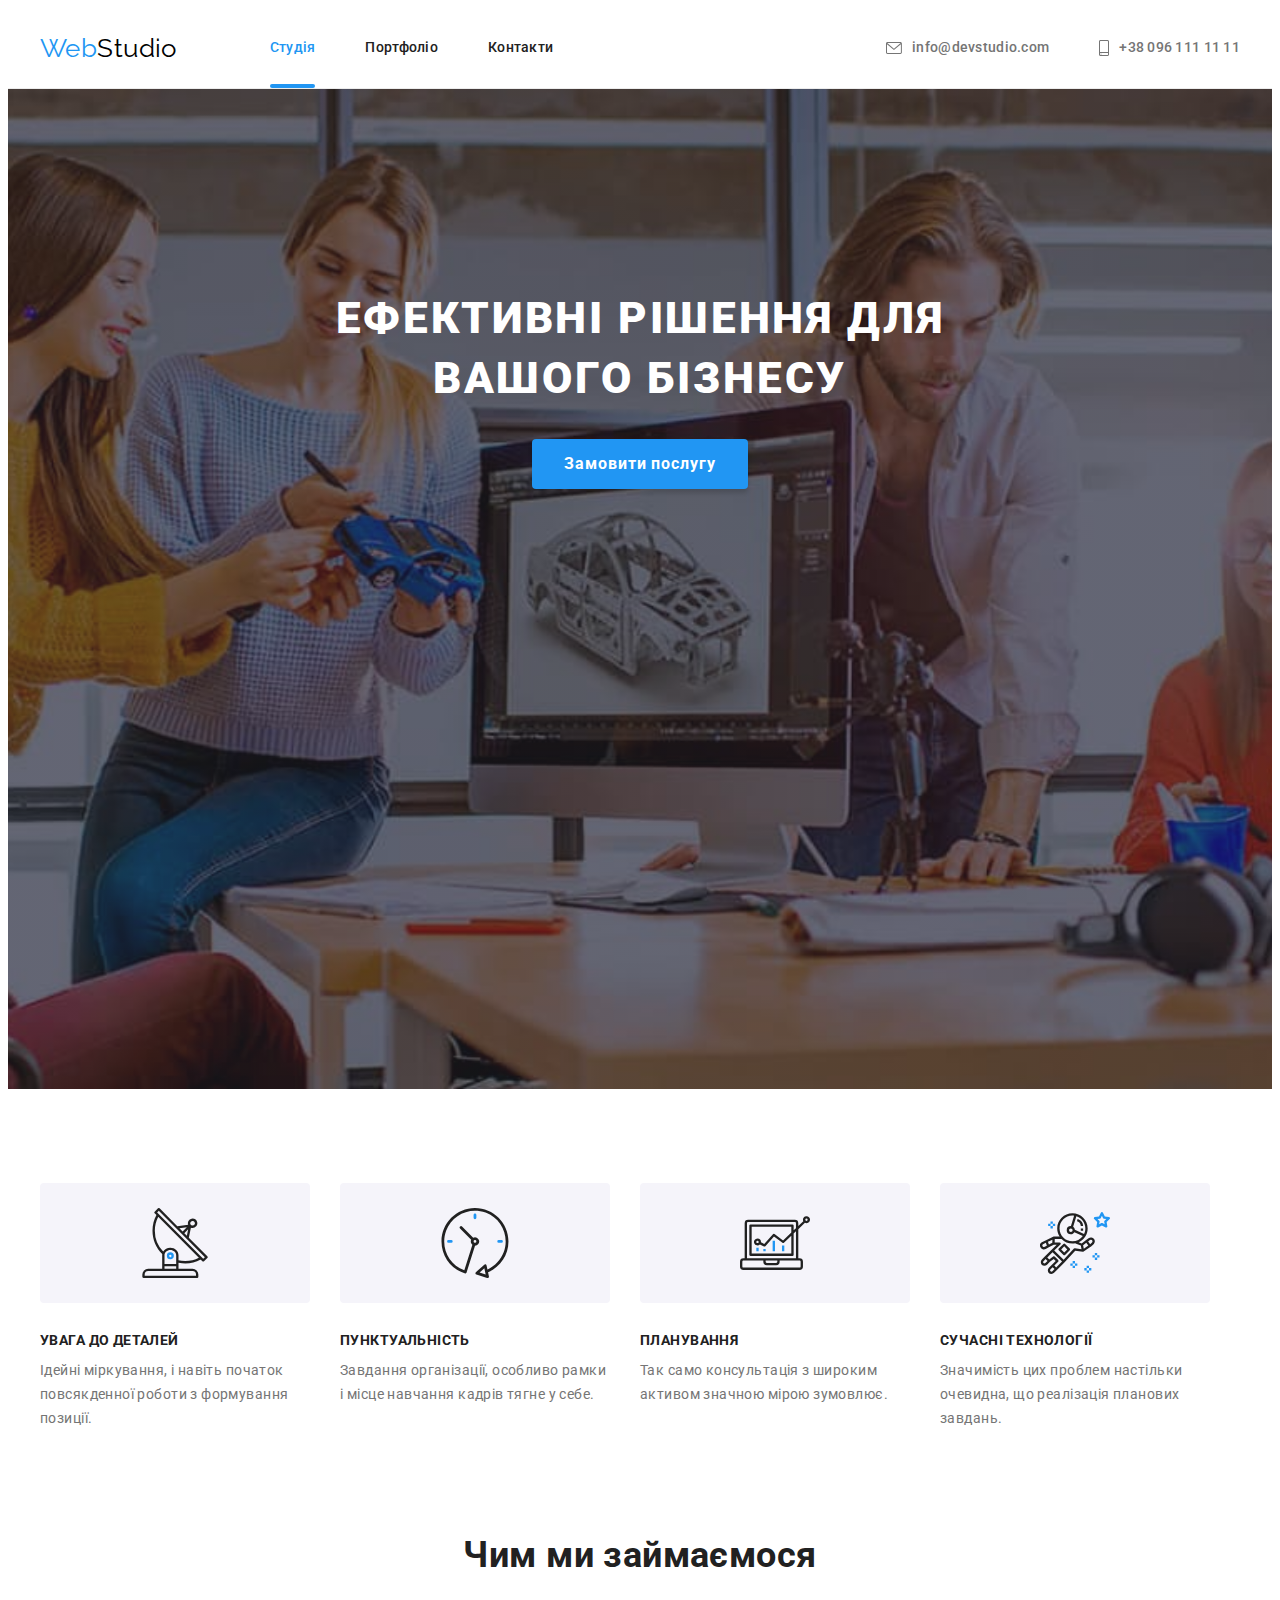
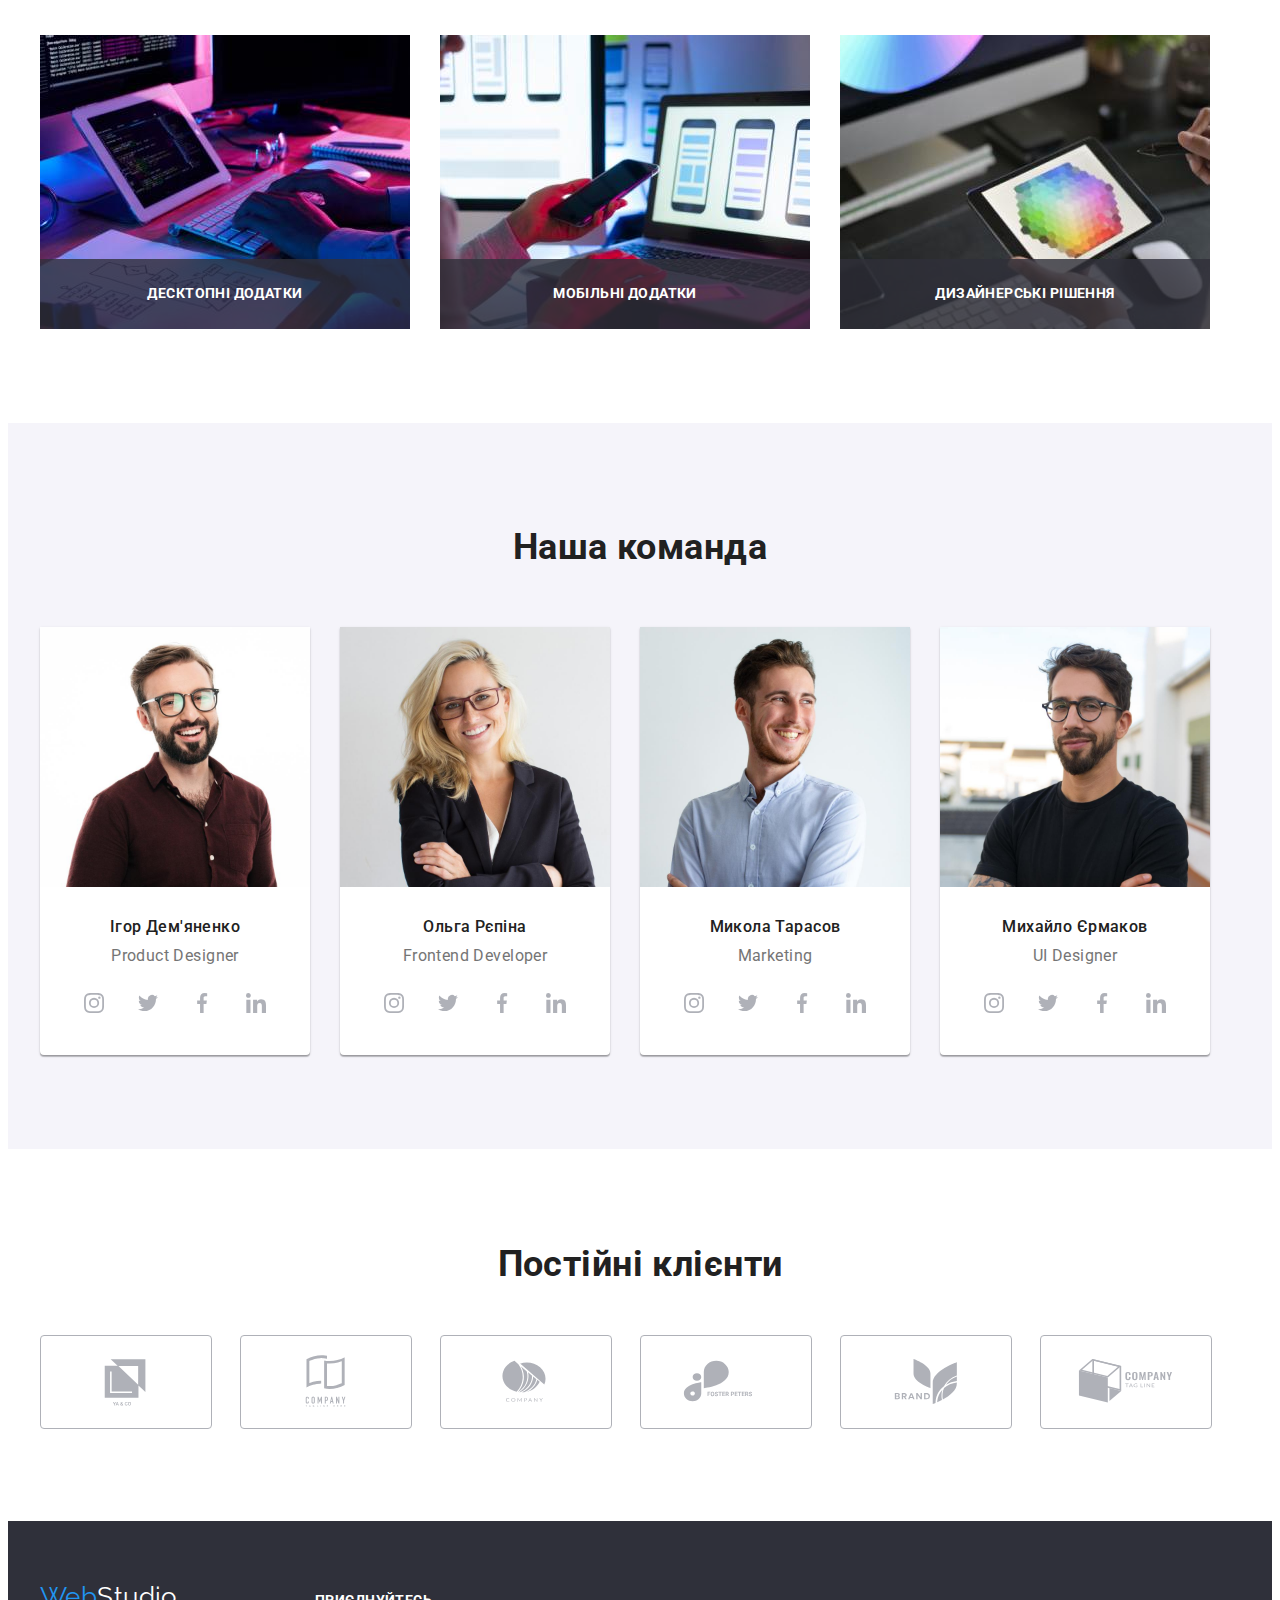
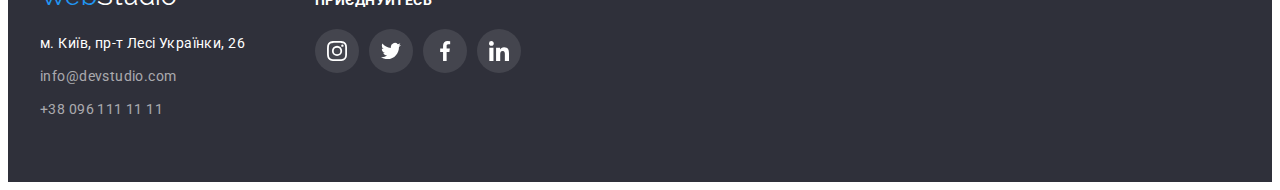
<file: index.html>
<!DOCTYPE html>
<html lang="uk">
  <head>
    <meta charset="UTF-8" />
    <meta http-equiv="X-UA-Compatible" content="IE=edge" />
    <meta name="viewport" content="width=device-width, initial-scale=1.0" />
    <title>Web Studio</title>
    <link rel="preconnect" href="https://fonts.googleapis.com" />
    <link rel="preconnect" href="https://fonts.gstatic.com" crossorigin />
    <link
      href="https://fonts.googleapis.com/css2?family=Raleway:wght@700&family=Roboto:wght@400;500;700;900&display=swap"
      rel="stylesheet"
    />
    <link
      rel="stylesheet"
      href="https://cdnjs.cloudflare.com/ajax/libs/modern-normalize/1.1.0/modern-normalize.min.css"
      integrity="sha512-wpPYUAdjBVSE4KJnH1VR1HeZfpl1ub8YT/NKx4PuQ5NmX2tKuGu6U/JRp5y+Y8XG2tV+wKQpNHVUX03MfMFn9Q=="
      crossorigin="anonymous"
      referrerpolicy="no-referrer"
    />
    <link rel="stylesheet" href="css/styles.css" />
  </head>
  <body>
    <!-- Шапка сайта -->
    <header class="page-header">
      <div class="container">
        <!-- Лого -->
        <a href="index.html" lang="en" class="logo link"
          >Web<span class="logo-header">Studio</span></a
        >
        <!-- Навигация -->
        <nav class="site-nav">
          <ul class="nav-list list">
            <li class="nav-item">
              <a href="index.html" class="nav-link link current-page">Студія</a>
            </li>
            <li class="nav-item">
              <a href="portfolio.html" class="nav-link link">Портфоліо</a>
            </li>
            <li class="nav-item">
              <a href="" class="nav-link link">Контакти</a>
            </li>
          </ul>
        </nav>
        <!-- Контакты -->
        <ul class="header-contact-list list">
          <li class="header-contact-item">
            <a href="mailto:info@devstudio.com" class="header-contact link">
              <svg class="contact-icon" width="16" height="12">
                <use href="./images/symbol-defs.svg#icon-envelope"></use>
              </svg>
              info@devstudio.com</a
            >
          </li>
          <li class="header-contact-item">
            <a href="tel:+380961111111" class="header-contact link">
              <svg class="contact-icon" width="10" height="16">
                <use href="./images/symbol-defs.svg#icon-smartphone"></use>
              </svg>
              +38 096 111 11 11</a
            >
          </li>
        </ul>
      </div>
    </header>
    <!-- Контент страницы -->
    <main class="main-page">
      <!-- Хиро -->

      <section class="hero section">
        <div class="container">
          <h1 class="hero-title title">Ефективні рішення для вашого бізнесу</h1>
          <button type="button" class="hero-button btn" data-modal-open>Замовити послугу</button>
        </div>
      </section>

      <!-- Особенности -->
      <section class="features section">
        <div class="container">
          <h2 class="visually-hidden title">Особливості</h2>
          <ul class="features-list list">
            <li class="features-item">
              <div class="features-icon-item">
                <svg class="features-icon" width="70" height="70">
                  <use href="./images/symbol-defs.svg#icon-antenna"></use>
                </svg>
              </div>
              <h3 class="features-title title">УВАГА ДО ДЕТАЛЕЙ</h3>
              <p class="features-text">
                Ідейні міркування, і навіть початок повсякденної роботи з формування позиції.
              </p>
            </li>
            <li class="features-item">
              <div class="features-icon-item">
                <svg class="features-icon" width="70" height="70">
                  <use href="./images/symbol-defs.svg#icon-clock"></use>
                </svg>
              </div>
              <h3 class="features-title title">ПУНКТУАЛЬНІСТЬ</h3>
              <p class="features-text">
                Завдання організації, особливо рамки і місце навчання кадрів тягне у себе.
              </p>
            </li>
            <li class="features-item">
              <div class="features-icon-item">
                <svg class="features-icon" width="70" height="70">
                  <use href="./images/symbol-defs.svg#icon-diagram"></use>
                </svg>
              </div>
              <h3 class="features-title title">ПЛАНУВАННЯ</h3>
              <p class="features-text">
                Так само консультація з широким активом значною мірою зумовлює.
              </p>
            </li>
            <li class="features-item">
              <div class="features-icon-item">
                <svg class="features-icon" width="70" height="70">
                  <use href="./images/symbol-defs.svg#icon-astronaut"></use>
                </svg>
              </div>
              <h3 class="features-title title">СУЧАСНІ ТЕХНОЛОГІЇ</h3>
              <p class="features-text">
                Значимість цих проблем настільки очевидна, що реалізація планових завдань.
              </p>
            </li>
          </ul>
        </div>
      </section>
      <!-- Чем занимаемся -->
      <section class="our-works section section-no-padding">
        <div class="container">
          <h2 class="works-title title">Чим ми займаємося</h2>
          <ul class="works-list list">
            <li class="works-item">
              <img src="./images/work1.jpg" alt="Десктопні додатки" width="370" class="works-img" />
              <div class="works-wrap">
                <p class="works-text">Десктопні додатки</p>
              </div>
            </li>
            <li class="works-item">
              <img src="./images/work2.jpg" alt="Мобільні додатки" width="370" class="works-img" />
              <div class="works-wrap">
                <p class="works-text">Мобільні додатки</p>
              </div>
            </li>
            <li class="works-item">
              <img
                src="./images/work3.jpg"
                alt="Дизайнерські рішення"
                width="370"
                class="works-img"
              />
              <div class="works-wrap">
                <p class="works-text">Дизайнерські рішення</p>
              </div>
            </li>
          </ul>
        </div>
      </section>
      <!-- Наша Команда -->
      <section class="team section">
        <div class="container">
          <h2 class="team-title title">Наша команда</h2>
          <ul class="teammate-list list">
            <li class="teammate-card">
              <img src="./images/team1.jpg" alt="ігор" width="270" class="teammate-photo" />
              <h3 class="teammate-name title">Ігор Дем'яненко</h3>
              <p class="teammate-position">Product Designer</p>
              <ul class="soc-list list">
                <li class="soc-item">
                  <a href="" class="soc-link">
                    <svg class="soc-icon" width="20" height="20">
                      <use href="./images/symbol-defs.svg#icon-instagram"></use>
                    </svg>
                  </a>
                </li>
                <li class="soc-item">
                  <a href="" class="soc-link">
                    <svg class="soc-icon" width="20" height="20">
                      <use href="./images/symbol-defs.svg#icon-twitter"></use>
                    </svg>
                  </a>
                </li>
                <li class="soc-item">
                  <a href="" class="soc-link">
                    <svg class="soc-icon" width="20" height="20">
                      <use href="./images/symbol-defs.svg#icon-facebook"></use>
                    </svg>
                  </a>
                </li>
                <li class="soc-item">
                  <a href="" class="soc-link">
                    <svg class="soc-icon" width="20" height="20">
                      <use href="./images/symbol-defs.svg#icon-linkedin"></use>
                    </svg>
                  </a>
                </li>
              </ul>
            </li>
            <li class="teammate-card">
              <img src="./images/team2.jpg" alt="ольга" width="270" class="teammate-photo" />
              <h3 class="teammate-name title">Ольга Рєпіна</h3>
              <p class="teammate-position">Frontend Developer</p>
              <ul class="soc-list list">
                <li class="soc-item">
                  <a href="" class="soc-link">
                    <svg class="soc-icon" width="20" height="20">
                      <use href="./images/symbol-defs.svg#icon-instagram"></use>
                    </svg>
                  </a>
                </li>
                <li class="soc-item">
                  <a href="" class="soc-link">
                    <svg class="soc-icon" width="20" height="20">
                      <use href="./images/symbol-defs.svg#icon-twitter"></use>
                    </svg>
                  </a>
                </li>
                <li class="soc-item">
                  <a href="" class="soc-link">
                    <svg class="soc-icon" width="20" height="20">
                      <use href="./images/symbol-defs.svg#icon-facebook"></use>
                    </svg>
                  </a>
                </li>
                <li class="soc-item">
                  <a href="" class="soc-link">
                    <svg class="soc-icon" width="20" height="20">
                      <use href="./images/symbol-defs.svg#icon-linkedin"></use>
                    </svg>
                  </a>
                </li>
              </ul>
            </li>
            <li class="teammate-card">
              <img src="./images/team3.jpg" alt="микола" width="270" class="teammate-photo" />
              <h3 class="teammate-name title">Микола Тарасов</h3>
              <p class="teammate-position">Marketing</p>
              <ul class="soc-list list">
                <li class="soc-item">
                  <a href="" class="soc-link">
                    <svg class="soc-icon" width="20" height="20">
                      <use href="./images/symbol-defs.svg#icon-instagram"></use>
                    </svg>
                  </a>
                </li>
                <li class="soc-item">
                  <a href="" class="soc-link">
                    <svg class="soc-icon" width="20" height="20">
                      <use href="./images/symbol-defs.svg#icon-twitter"></use>
                    </svg>
                  </a>
                </li>
                <li class="soc-item">
                  <a href="" class="soc-link">
                    <svg class="soc-icon" width="20" height="20">
                      <use href="./images/symbol-defs.svg#icon-facebook"></use>
                    </svg>
                  </a>
                </li>
                <li class="soc-item">
                  <a href="" class="soc-link">
                    <svg class="soc-icon" width="20" height="20">
                      <use href="./images/symbol-defs.svg#icon-linkedin"></use>
                    </svg>
                  </a>
                </li>
              </ul>
            </li>
            <li class="teammate-card">
              <img src="./images/team4.jpg" alt="михайло" width="270" class="teammate-photo" />
              <h3 class="teammate-name title">Михайло Єрмаков</h3>
              <p class="teammate-position">UI Designer</p>
              <ul class="soc-list list">
                <li class="soc-item">
                  <a href="" class="soc-link">
                    <svg class="soc-icon" width="20" height="20">
                      <use href="./images/symbol-defs.svg#icon-instagram"></use>
                    </svg>
                  </a>
                </li>
                <li class="soc-item">
                  <a href="" class="soc-link">
                    <svg class="soc-icon" width="20" height="20">
                      <use href="./images/symbol-defs.svg#icon-twitter"></use>
                    </svg>
                  </a>
                </li>
                <li class="soc-item">
                  <a href="" class="soc-link">
                    <svg class="soc-icon" width="20" height="20">
                      <use href="./images/symbol-defs.svg#icon-facebook"></use>
                    </svg>
                  </a>
                </li>
                <li class="soc-item">
                  <a href="" class="soc-link">
                    <svg class="soc-icon" width="20" height="20">
                      <use href="./images/symbol-defs.svg#icon-linkedin"></use>
                    </svg>
                  </a>
                </li>
              </ul>
            </li>
          </ul>
        </div>
      </section>
      <!-- НАШИ КЛИЕНТЫ -->
      <section class="our-clients section">
        <div class="container">
          <h2 class="clients-title title">Постійні клієнти</h2>
          <ul class="clients-list list">
            <li class="clients-item">
              <a href="#" class="clients-link link">
                <svg class="client-icon" width="106" height="60">
                  <use href="./images/symbol-defs.svg#icon-logo1"></use>
                </svg>
              </a>
            </li>
            <li class="clients-item">
              <a href="#" class="clients-link link">
                <svg class="client-icon" width="106" height="60">
                  <use href="./images/symbol-defs.svg#icon-logo2"></use>
                </svg>
              </a>
            </li>
            <li class="clients-item">
              <a href="#" class="clients-link link">
                <svg class="client-icon" width="106" height="60">
                  <use href="./images/symbol-defs.svg#icon-logo3"></use>
                </svg>
              </a>
            </li>
            <li class="clients-item">
              <a href="#" class="clients-link link">
                <svg class="client-icon" width="106" height="60">
                  <use href="./images/symbol-defs.svg#icon-logo4"></use>
                </svg>
              </a>
            </li>
            <li class="clients-item">
              <a href="#" class="clients-link link">
                <svg class="client-icon" width="106" height="60">
                  <use href="./images/symbol-defs.svg#icon-logo5"></use>
                </svg>
              </a>
            </li>
            <li class="clients-item">
              <a href="#" class="clients-link link">
                <svg class="client-icon" width="106" height="60">
                  <use href="./images/symbol-defs.svg#icon-logo6"></use>
                </svg>
              </a>
            </li>
          </ul>
        </div>
      </section>
    </main>
    <!-- Подвал -->
    <footer class="page-footer">
      <div class="container">
        <div class="footer-contacts">
          <!-- Лого -->
          <a href="index.html" lang="en" class="logo link"
            >Web<span class="logo-footer">Studio</span></a
          >
          <!-- Адрес и контакты -->
          <address class="footer-address">
            <ul class="footer-contact-list list">
              <li class="footer-contact-item">
                <a
                  href="https://goo.gl/maps/pj5dTkwZmLneym9N6"
                  target="_blank"
                  rel="noopener nofollow noreferrer"
                  class="contact-address link"
                  >м. Київ, пр-т Лесі Українки, 26</a
                >
              </li>
              <li class="footer-contact-item">
                <a href="mailto:info@devstudio.com" class="footer-contact link"
                  >info@devstudio.com</a
                >
              </li>
              <li class="footer-contact-item">
                <a href="tel:+380961111111" class="footer-contact link">+38 096 111 11 11</a>
              </li>
            </ul>
          </address>
        </div>
        <!-- Соцсети футер -->
        <div class="footer-soc-links">
          <p class="footer-soc-text">приєднуйтесь</p>
          <ul class="soc-list list">
            <li class="soc-item">
              <a href="" class="soc-link">
                <svg class="soc-icon" width="20" height="20">
                  <use href="./images/symbol-defs.svg#icon-instagram"></use>
                </svg>
              </a>
            </li>
            <li class="soc-item">
              <a href="" class="soc-link">
                <svg class="soc-icon" width="20" height="20">
                  <use href="./images/symbol-defs.svg#icon-twitter"></use>
                </svg>
              </a>
            </li>
            <li class="soc-item">
              <a href="" class="soc-link">
                <svg class="soc-icon" width="20" height="20">
                  <use href="./images/symbol-defs.svg#icon-facebook"></use>
                </svg>
              </a>
            </li>
            <li class="soc-item">
              <a href="" class="soc-link">
                <svg class="soc-icon" width="20" height="20">
                  <use href="./images/symbol-defs.svg#icon-linkedin"></use>
                </svg>
              </a>
            </li>
          </ul>
        </div>
      </div>
    </footer>

    <div class="backdrop is-hidden" data-modal>
      <div class="modal">
        <button type="button" class="modal-close-btn btn" data-modal-close>
          <svg class="modal-close-icon" width="18" height="18">
            <use href="./images/symbol-defs.svg#icon-close-black"></use>
          </svg>
        </button>
      </div>
    </div>
    <script src="./js/modal.js"></script>
  </body>
</html>
</file>
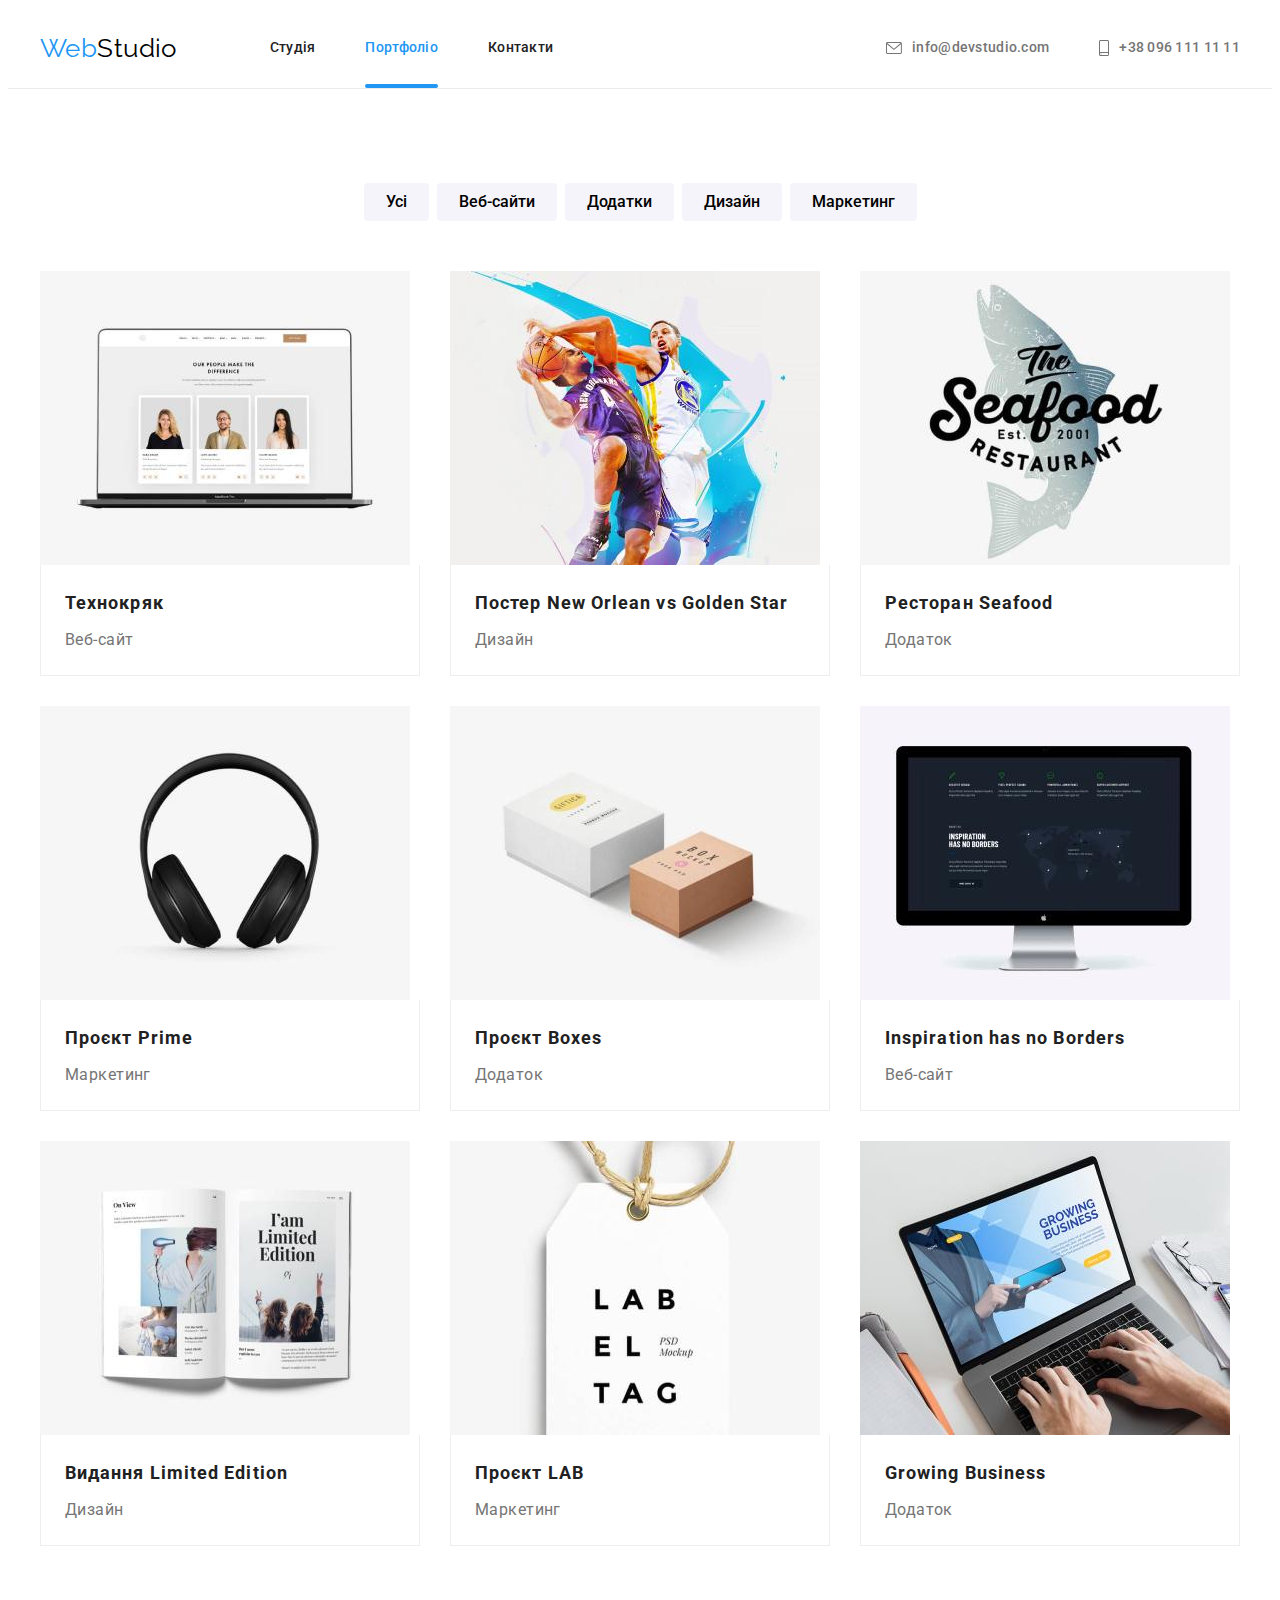
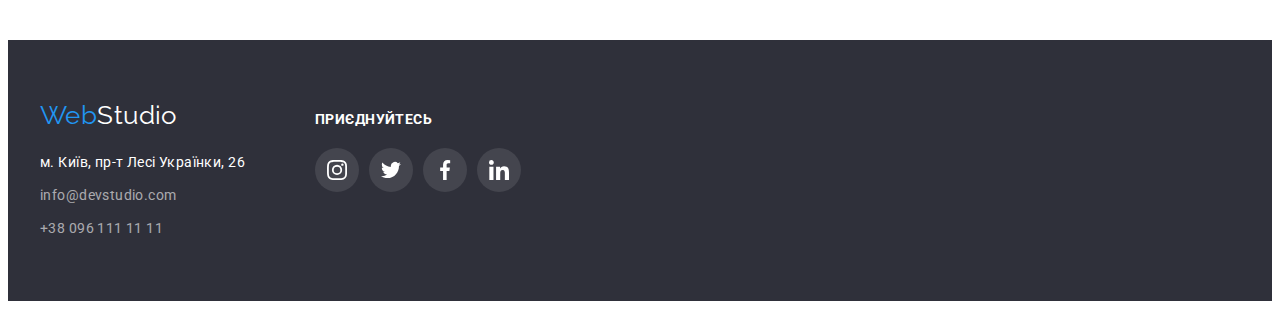
<file: portfolio.html>
<!DOCTYPE html>
<html lang="uk">
  <head>
    <meta charset="UTF-8" />
    <meta http-equiv="X-UA-Compatible" content="IE=edge" />
    <meta name="viewport" content="width=device-width, initial-scale=1.0" />
    <title>Web Studio</title>
    <link rel="preconnect" href="https://fonts.googleapis.com" />
    <link rel="preconnect" href="https://fonts.gstatic.com" crossorigin />
    <link
      href="https://fonts.googleapis.com/css2?family=Raleway:wght@700&family=Roboto:wght@400;500;700;900&display=swap"
      rel="stylesheet"
    />
    <link
      rel="stylesheet"
      href="https://cdnjs.cloudflare.com/ajax/libs/modern-normalize/1.1.0/modern-normalize.min.css"
      integrity="sha512-wpPYUAdjBVSE4KJnH1VR1HeZfpl1ub8YT/NKx4PuQ5NmX2tKuGu6U/JRp5y+Y8XG2tV+wKQpNHVUX03MfMFn9Q=="
      crossorigin="anonymous"
      referrerpolicy="no-referrer"
    />
    <link rel="stylesheet" href="css/styles.css" />
  </head>
  <body>
    <!-- Шапка сайта -->
    <header class="page-header">
      <div class="container">
        <!-- Лого -->
        <a href="index.html" lang="en" class="logo link"
          >Web<span class="logo-header">Studio</span></a
        >
        <!-- Навигация -->
        <nav class="site-nav">
          <ul class="nav-list list">
            <li class="nav-item">
              <a href="index.html" class="nav-link link">Студія</a>
            </li>
            <li class="nav-item">
              <a href="portfolio.html" class="nav-link link current-page">Портфоліо</a>
            </li>
            <li class="nav-item">
              <a href="" class="nav-link link">Контакти</a>
            </li>
          </ul>
        </nav>
        <!-- Контакты -->
        <ul class="header-contact-list list">
          <li class="header-contact-item">
            <a href="mailto:info@devstudio.com" class="header-contact link">
              <svg class="contact-icon" width="16" height="12">
                <use href="./images/symbol-defs.svg#icon-envelope"></use>
              </svg>
              info@devstudio.com</a
            >
          </li>
          <li class="header-contact-item">
            <a href="tel:+380961111111" class="header-contact link">
              <svg class="contact-icon" width="10" height="16">
                <use href="./images/symbol-defs.svg#icon-smartphone"></use>
              </svg>
              +38 096 111 11 11</a
            >
          </li>
        </ul>
      </div>
    </header>
    <!-- Контент страницы -->
    <main class="main-page">
      <!-- Портфолио -->
      <section class="portfolio section">
        <div class="container">
          <h1 class="visually-hidden title">Портфоліо</h1>
          <!-- Фильтр -->
          <ul class="filter-list list">
            <li class="filter-item">
              <button type="button" class="filter-button btn">Усі</button>
            </li>
            <li class="filter-item">
              <button type="button" class="filter-button btn">Веб-сайти</button>
            </li>
            <li class="filter-item">
              <button type="button" class="filter-button btn">Додатки</button>
            </li>
            <li class="filter-item">
              <button type="button" class="filter-button btn">Дизайн</button>
            </li>
            <li class="filter-item">
              <button type="button" class="filter-button btn">Маркетинг</button>
            </li>
          </ul>
          <!-- Карточки работ -->
          <ul class="portfolio-cards list">
            <li class="card">
              <a href="" class="card-link link">
                <div class="card-thumb">
                  <img src="./images/img_1.jpg" alt="" class="card-photo" width="370" />
                  <div class="portfolio-wrapper">
                    <p class="portfolio-text">
                      Ресурс пропонує комплексні пропозиції з різним рівнем функціоналу та сервісів.
                      Все це дозволить відвідувачу отримати вичерпні відомості про компанію чи
                      приватну особу.
                    </p>
                  </div>
                </div>
                <div class="card-info">
                  <h2 class="card-title title">Технокряк</h2>
                  <p class="card-subtitle">Веб-сайт</p>
                </div>
              </a>
            </li>
            <li class="card">
              <a href="" class="card-link link">
                <div class="card-thumb">
                  <img src="./images/img_2.jpg" alt="" class="card-photo" width="370" />
                  <div class="portfolio-wrapper">
                    <p class="portfolio-text">
                      Ресурс пропонує комплексні пропозиції з різним рівнем функціоналу та сервісів.
                      Все це дозволить відвідувачу отримати вичерпні відомості про компанію чи
                      приватну особу.
                    </p>
                  </div>
                </div>
                <div class="card-info">
                  <h2 class="card-title title">
                    Постер <span lang="en">New Orlean vs Golden Star</span>
                  </h2>
                  <p class="card-subtitle">Дизайн</p>
                </div>
              </a>
            </li>
            <li class="card">
              <a href="" class="card-link link">
                <div class="card-thumb">
                  <img src="./images/img_3.jpg" alt="" class="card-photo" width="370" />
                  <div class="portfolio-wrapper">
                    <p class="portfolio-text">
                      Ресурс пропонує комплексні пропозиції з різним рівнем функціоналу та сервісів.
                      Все це дозволить відвідувачу отримати вичерпні відомості про компанію чи
                      приватну особу.
                    </p>
                  </div>
                </div>
                <div class="card-info">
                  <h2 class="card-title title">Ресторан <span lang="en">Seafood</span></h2>
                  <p class="card-subtitle">Додаток</p>
                </div>
              </a>
            </li>
            <li class="card">
              <a href="" class="card-link link">
                <div class="card-thumb">
                  <img src="./images/img_4.jpg" alt="" class="card-photo" width="370" />
                  <div class="portfolio-wrapper">
                    <p class="portfolio-text">
                      Ресурс пропонує комплексні пропозиції з різним рівнем функціоналу та сервісів.
                      Все це дозволить відвідувачу отримати вичерпні відомості про компанію чи
                      приватну особу.
                    </p>
                  </div>
                </div>
                <div class="card-info">
                  <h2 class="card-title title">Проєкт <span lang="en">Prime</span></h2>
                  <p class="card-subtitle">Маркетинг</p>
                </div>
              </a>
            </li>
            <li class="card">
              <a href="" class="card-link link">
                <div class="card-thumb">
                  <img src="./images/img_5.jpg" alt="" class="card-photo" width="370" />
                  <div class="portfolio-wrapper">
                    <p class="portfolio-text">
                      Ресурс пропонує комплексні пропозиції з різним рівнем функціоналу та сервісів.
                      Все це дозволить відвідувачу отримати вичерпні відомості про компанію чи
                      приватну особу.
                    </p>
                  </div>
                </div>
                <div class="card-info">
                  <h2 class="card-title title">Проєкт <span lang="en">Boxes</span></h2>
                  <p class="card-subtitle">Додаток</p>
                </div>
              </a>
            </li>
            <li class="card">
              <a href="" class="card-link link">
                <div class="card-thumb">
                  <img src="./images/img_6.jpg" alt="" class="card-photo" width="370" />
                  <div class="portfolio-wrapper">
                    <p class="portfolio-text">
                      Ресурс пропонує комплексні пропозиції з різним рівнем функціоналу та сервісів.
                      Все це дозволить відвідувачу отримати вичерпні відомості про компанію чи
                      приватну особу.
                    </p>
                  </div>
                </div>
                <div class="card-info">
                  <h2 class="card-title title">
                    <span lang="en">Inspiration has no Borders</span>
                  </h2>
                  <p class="card-subtitle">Веб-сайт</p>
                </div>
              </a>
            </li>
            <li class="card">
              <a href="" class="card-link link">
                <div class="card-thumb">
                  <img src="./images/img_7.jpg" alt="" class="card-photo" width="370" />
                  <div class="portfolio-wrapper">
                    <p class="portfolio-text">
                      Ресурс пропонує комплексні пропозиції з різним рівнем функціоналу та сервісів.
                      Все це дозволить відвідувачу отримати вичерпні відомості про компанію чи
                      приватну особу.
                    </p>
                  </div>
                </div>
                <div class="card-info">
                  <h2 class="card-title title">Видання <span lang="en">Limited Edition</span></h2>
                  <p class="card-subtitle">Дизайн</p>
                </div>
              </a>
            </li>
            <li class="card">
              <a href="" class="card-link link">
                <div class="card-thumb">
                  <img src="./images/img_8.jpg" alt="" class="card-photo" width="370" />
                  <div class="portfolio-wrapper">
                    <p class="portfolio-text">
                      Ресурс пропонує комплексні пропозиції з різним рівнем функціоналу та сервісів.
                      Все це дозволить відвідувачу отримати вичерпні відомості про компанію чи
                      приватну особу.
                    </p>
                  </div>
                </div>
                <div class="card-info">
                  <h2 class="card-title title">Проєкт <span lang="en">LAB</span></h2>
                  <p class="card-subtitle">Маркетинг</p>
                </div>
              </a>
            </li>
            <li class="card">
              <a href="" class="card-link link">
                <div class="card-thumb">
                  <img src="./images/img_9.jpg" alt="" class="card-photo" width="370" />
                  <div class="portfolio-wrapper">
                    <p class="portfolio-text">
                      Ресурс пропонує комплексні пропозиції з різним рівнем функціоналу та сервісів.
                      Все це дозволить відвідувачу отримати вичерпні відомості про компанію чи
                      приватну особу.
                    </p>
                  </div>
                </div>
                <div class="card-info">
                  <h2 class="card-title title"><span lang="en">Growing Business</span></h2>
                  <p class="card-subtitle">Додаток</p>
                </div>
              </a>
            </li>
          </ul>
        </div>
      </section>
    </main>
    <!-- Подвал -->
    <footer class="page-footer">
      <div class="container">
        <div class="footer-contacts">
          <!-- Лого -->
          <a href="index.html" lang="en" class="logo link"
            >Web<span class="logo-footer">Studio</span></a
          >
          <!-- Адрес и контакты -->
          <address class="footer-address">
            <ul class="footer-contact-list list">
              <li class="footer-contact-item">
                <a
                  href="https://goo.gl/maps/pj5dTkwZmLneym9N6"
                  target="_blank"
                  rel="noopener nofollow noreferrer"
                  class="contact-address link"
                  >м. Київ, пр-т Лесі Українки, 26</a
                >
              </li>
              <li class="footer-contact-item">
                <a href="mailto:info@devstudio.com" class="footer-contact link"
                  >info@devstudio.com</a
                >
              </li>
              <li class="footer-contact-item">
                <a href="tel:+380961111111" class="footer-contact link">+38 096 111 11 11</a>
              </li>
            </ul>
          </address>
        </div>
        <!-- Соцсети футер -->
        <div class="footer-soc-links">
          <p class="footer-soc-text">приєднуйтесь</p>
          <ul class="soc-list list">
            <li class="soc-item">
              <a href="" class="soc-link">
                <svg class="soc-icon" width="20" height="20">
                  <use href="./images/symbol-defs.svg#icon-instagram"></use>
                </svg>
              </a>
            </li>
            <li class="soc-item">
              <a href="" class="soc-link">
                <svg class="soc-icon" width="20" height="20">
                  <use href="./images/symbol-defs.svg#icon-twitter"></use>
                </svg>
              </a>
            </li>
            <li class="soc-item">
              <a href="" class="soc-link">
                <svg class="soc-icon" width="20" height="20">
                  <use href="./images/symbol-defs.svg#icon-facebook"></use>
                </svg>
              </a>
            </li>
            <li class="soc-item">
              <a href="" class="soc-link">
                <svg class="soc-icon" width="20" height="20">
                  <use href="./images/symbol-defs.svg#icon-linkedin"></use>
                </svg>
              </a>
            </li>
          </ul>
        </div>
      </div>
    </footer>
  </body>
</html>
</file>
<file: css/styles.css>
:root {
  --primary-color: #757575;
  --secondary-color: #ffffff;
  --title-color: #212121;
  --accent-color: #2196f3;
  --primary-background-color: #2f303a;
  --secondary-background-color: #f5f4fa;
  --header-logo-color: #000000;
  --footer-contact-color: rgba(255, 255, 255, 0.6);
  --hero-hover-btn-color: #188ce8;
  --border-header-color: #ececec;
  --border-card-color: #eeeeee;
  --hero-gradient-color: rgba(47, 48, 58, 0.4);
  --icon-color: #afb1b8;
  --footer-soc-bg: rgba(255, 255, 255, 0.1);
  --portfolio-wrapper-bg: rgba(33, 150, 243, 0.9);
  --works-wrapper-bg: rgba(47, 48, 58, 0.8);
  --backdrop-overlay-color: rgba(0, 0, 0, 0.2);
}

/* Reset */

p,
h1,
h2,
h3,
h4,
h5,
h6 {
  margin: 0;
}

ul,
ol {
  margin: 0;
  padding-left: 0;
}

button {
  cursor: pointer;
}

img {
  display: block;
  max-width: 100%;
  height: auto;
}

/* ---------UTILITY--------- */

body {
  font-family: 'Roboto', sans-serif;
  font-size: 14px;
  line-height: 1.71;
  letter-spacing: 0.03em;

  color: var(--primary-color);
  background-color: var(--secondary-color);
}

.container {
  width: 1200px;
  padding-left: 15px;
  padding-right: 15px;
  margin-left: auto;
  margin-right: auto;

  /* outline: 1px solid tomato; */
}

.section {
  padding-top: 94px;
  padding-bottom: 94px;
}

.link {
  text-decoration: none;
}

.title {
  color: var(--title-color);
}

.list {
  list-style: none;
}

.btn {
  border: none;

  font-family: inherit;
  background-color: transparent;
  cursor: pointer;
}

.footer-address {
  font-style: normal;
}

.visually-hidden {
  position: absolute;
  width: 1px;
  height: 1px;
  margin: -1px;
  border: 0;
  padding: 0;
  white-space: nowrap;
  overflow: hidden;
}
/* ---------HEADER--------- */

.page-header {
  border-bottom: 1px solid var(--border-header-color);
}

.page-header .container {
  display: flex;
  align-items: center;
}

/* LOGO */

.logo {
  font-family: 'Raleway', sans-serif;
  font-size: 26px;
  line-height: 1.19;

  color: var(--accent-color);
}

.logo:visited {
  color: var(--accent-color);
}

.logo-header {
  color: var(--header-logo-color);
}

.logo-footer {
  color: var(--secondary-color);
}

/* NAVIGATION */

.site-nav {
  margin-left: 93px;
}

.nav-list {
  display: flex;
}

.nav-item {
  position: relative;
}

.nav-item:not(:last-child) {
  margin-right: 50px;
}

.nav-link {
  transition: color 250ms cubic-bezier(0.4, 0, 0.2, 1);
}

.nav-link:link,
.nav-link:visited,
.nav-link:active {
  font-weight: 500;
  line-height: 1.14;
  letter-spacing: 0.02em;

  color: var(--title-color);
}
.nav-link:hover,
.nav-link:focus {
  color: var(--accent-color);
}

.nav-item > .current-page {
  color: var(--accent-color);
  width: 100%;
}

.current-page:after {
  content: '';
  position: absolute;
  bottom: 0;

  display: block;
  width: 100%;
  height: 4px;
  background-color: var(--accent-color);
  border-radius: 2px;
}

.nav-item a {
  display: block;
  padding-top: 32px;
  padding-bottom: 32px;
}

/* CONTACTS */

.header-contact-list {
  display: flex;
  margin-left: auto;
}

.header-contact-item:not(:last-child) {
  margin-right: 50px;
}

.header-contact {
  display: flex;
  align-items: center;

  transition: color 250ms cubic-bezier(0.4, 0, 0.2, 1);
}

.header-contact:link,
.header-contact:visited,
.header-contact:active {
  font-weight: 500;
  line-height: 1.14;
  letter-spacing: 0.02em;

  color: var(--primary-color);
}
.header-contact:hover,
.header-contact:focus {
  color: var(--accent-color);
}

.contact-icon {
  margin-right: 10px;

  fill: var(--primary-color);

  transition: fill 250ms cubic-bezier(0.4, 0, 0.2, 1);
}

.header-contact:hover .contact-icon,
.header-contact:focus .contact-icon {
  fill: var(--accent-color);
}

/* ---------SECTIONS--------- */

/* HERO */

.hero {
  max-width: 1600px;
  height: 600px;
  margin-right: auto;
  margin-left: auto;

  text-align: center;

  background-color: var(--primary-background-color);
  background-image: linear-gradient(
      to right,
      var(--hero-gradient-color),
      var(--hero-gradient-color)
    ),
    url('../images/hero_bg.jpg');
  background-repeat: no-repeat;
  background-position: center;
  background-size: cover;
}

.hero.section {
  padding-top: 200px;
  padding-bottom: 200px;
}

.hero-title {
  max-width: 696px;
  margin-right: auto;
  margin-left: auto;
  margin-bottom: 30px;

  font-weight: 900;
  font-size: 44px;
  line-height: 1.36;
  letter-spacing: 0.06em;
  text-transform: uppercase;

  color: var(--secondary-color);
}

.hero-button {
  padding-top: 10px;
  padding-bottom: 10px;
  padding-left: 32px;
  padding-right: 32px;

  font-weight: 700;
  font-size: 16px;
  line-height: 1.88;
  letter-spacing: 0.06em;

  background-color: var(--accent-color);
  color: var(--secondary-color);
  box-shadow: 0px 4px 4px rgba(0, 0, 0, 0.15);
  border-radius: 4px;

  transition: background-color 250ms cubic-bezier(0.4, 0, 0.2, 1);
}

.hero-button:hover,
.hero-button:focus {
  background-color: var(--hero-hover-btn-color);
}

/* FEATURES */

.features {
  padding-top: 94px;
  padding-bottom: 94px;
}

.features-list {
  display: flex;
}

.features-item {
  width: 270px;
}

.features-item:not(:last-child) {
  margin-right: 30px;
}

.features-icon-item {
  margin-bottom: 30px;
  display: flex;
  align-items: center;
  justify-content: center;
  height: 120px;

  background-color: var(--secondary-background-color);
  border-radius: 4px;
}

.features-title {
  margin-bottom: 10px;

  font-weight: 700;
  font-size: 14px;
  line-height: 1.14;
  text-transform: uppercase;
}

/* OUR WORKS */

.our-works {
  text-align: center;
}

.works-list {
  display: flex;
}

.section-no-padding {
  padding-top: 0;
}

.works-title {
  margin-bottom: 50px;

  font-weight: 700;
  font-size: 36px;
  line-height: 1.67;
}
.works-item:not(:last-child) {
  margin-right: 30px;
}

.works-item {
  position: relative;
}

.works-wrap {
  position: absolute;
  bottom: 0;

  width: 100%;
  height: 70px;

  display: flex;
  justify-content: center;
  align-items: center;

  background-color: var(--works-wrapper-bg);
}

.works-text {
  font-weight: 700;
  line-height: 1.14;
  text-align: center;
  text-transform: uppercase;

  color: var(--secondary-color);
}

/* OUR TEAM */

.team {
  text-align: center;
}

.team {
  background-color: var(--secondary-background-color);
}

.team-title {
  margin-bottom: 50px;

  font-weight: 700;
  font-size: 36px;
  line-height: 1.67;
}

.teammate-list {
  display: flex;
}

.teammate-card {
  min-width: 270px;
  padding-bottom: 30px;

  background-color: var(--secondary-color);
  box-shadow: 0px 1px 3px rgba(0, 0, 0, 0.12), 0px 1px 1px rgba(0, 0, 0, 0.14),
    0px 2px 1px rgba(0, 0, 0, 0.2);
  border-radius: 0px 0px 4px 4px;
}

.teammate-card:not(:last-child) {
  margin-right: 30px;
}

.teammate-photo {
  margin-bottom: 30px;
}

.teammate-name {
  margin-bottom: 10px;

  font-weight: 500;
  font-size: 16px;
  line-height: 1.19;
  text-align: center;
}

.teammate-position {
  margin-bottom: 16px;

  font-size: 16px;
  line-height: 1.19;
  text-align: center;
}

.soc-list {
  display: flex;
  justify-content: center;
  align-items: center;
  margin-left: auto;
  margin-right: auto;
}

.soc-item {
  width: 44px;
  height: 44px;
}

.soc-item:not(:last-child) {
  margin-right: 10px;
}

.soc-link {
  width: 100%;
  height: 100%;
  display: flex;
  justify-content: center;
  align-items: center;

  border-radius: 50%;

  transition: background-color 250ms cubic-bezier(0.4, 0, 0.2, 1);
}

.soc-icon {
  fill: var(--icon-color);
  transition: fill 250ms cubic-bezier(0.4, 0, 0.2, 1);
}

.soc-link:hover,
.soc-link:focus {
  background-color: var(--accent-color);
}

.soc-link:hover .soc-icon,
.soc-link:focus .soc-icon {
  fill: var(--secondary-color);
}

/* НАШИ КЛИЕНТЫ */

.clients-title {
  margin-bottom: 50px;

  font-weight: 700;
  font-size: 36px;
  line-height: 1.17;
  text-align: center;
}

.clients-list {
  display: flex;
}

.clients-item {
  width: 170px;
  height: 92px;
}

.clients-item:not(:last-child) {
  margin-right: 30px;
}

.clients-link {
  width: 100%;
  height: 100%;
  border: 1px solid var(--icon-color);
  border-radius: 4px;
  display: flex;
  justify-content: center;
  align-items: center;

  transition: border 250ms cubic-bezier(0.4, 0, 0.2, 1);
}

.client-icon {
  fill: var(--icon-color);

  transition: fill 250ms cubic-bezier(0.4, 0, 0.2, 1);
}

.clients-link:hover,
.clients-link:focus {
  border: 1px solid var(--accent-color);
}

.clients-link:hover .client-icon,
.clients-link:focus .client-icon {
  fill: var(--accent-color);
}

/* PORTFOLIO */

/* PORTFOLIO FILTER */

.filter-list {
  display: flex;
  justify-content: center;
  margin-bottom: 50px;
}

.filter-item:not(:last-child) {
  margin-right: 8px;
}

.filter-button {
  padding-top: 6px;
  padding-bottom: 6px;
  padding-left: 22px;
  padding-right: 22px;

  font-weight: 500;
  font-size: 16px;
  line-height: 1.62;

  background-color: var(--secondary-background-color);
  border-radius: 4px;

  transition: color 250ms cubic-bezier(0.4, 0, 0.2, 1);
  transition: background-color 250ms cubic-bezier(0.4, 0, 0.2, 1);
  transition: box-shadow 250ms cubic-bezier(0.4, 0, 0.2, 1);
  transition: padding-left 250ms cubic-bezier(0.4, 0, 0.2, 1);
  transition: padding-right 250ms cubic-bezier(0.4, 0, 0.2, 1);
}

.filter-button:hover,
.filter-button:focus {
  padding-top: 6px;
  padding-bottom: 6px;
  padding-left: 25px;
  padding-right: 25px;

  background-color: var(--accent-color);
  color: var(--secondary-color);
  box-shadow: 0px 3px 1px rgba(0, 0, 0, 0.1), 0px 1px 2px rgba(0, 0, 0, 0.08),
    0px 2px 2px rgba(0, 0, 0, 0.12);
}

/* PORTFOLIO CARDS */

.portfolio-cards {
  display: flex;
  flex-wrap: wrap;
}

.card {
  width: calc((100% - 60px) / 3);

  background-color: var(--secondary-color);
}

.card:not(:nth-child(3n)) {
  margin-right: 30px;
}

.card:not(:nth-last-child(-n + 3)) {
  margin-bottom: 30px;
}

.card-link {
  display: block;

  transition: box-shadow 250ms cubic-bezier(0.4, 0, 0.2, 1);
}

.card-link:link,
.card-link:visited,
.card-link:active,
.card-link:hover,
.card-link:focus {
  color: inherit;
}

.card-link:hover,
.card-link:focus {
  box-shadow: 0px 1px 1px rgba(0, 0, 0, 0.12), 0px 4px 4px rgba(0, 0, 0, 0.06),
    1px 4px 6px rgba(0, 0, 0, 0.16);
}

.card-thumb {
  position: relative;
  overflow: hidden;
}

.portfolio-wrapper {
  position: absolute;
  top: 0;

  width: 100%;
  height: 100%;
  padding-top: 63px;
  padding-bottom: 63px;
  padding-left: 24px;
  padding-right: 24px;

  display: flex;
  justify-content: center;
  align-items: center;

  background-color: var(--portfolio-wrapper-bg);

  transform: translateY(295px);

  transition: transform 250ms cubic-bezier(0.4, 0, 0.2, 1);
}

.card-link:hover .portfolio-wrapper,
.card-link:focus .portfolio-wrapper {
  transform: translateY(0);
}

.portfolio-text {
  font-size: 18px;
  line-height: 1.56;

  color: var(--secondary-color);
}

.card-info {
  padding-top: 20px;
  padding-bottom: 20px;
  padding-left: 24px;
  padding-right: 24px;

  border-left: 1px solid var(--border-card-color);
  border-bottom: 1px solid var(--border-card-color);
  border-right: 1px solid var(--border-card-color);
}

.card-title {
  margin-bottom: 4px;

  font-weight: 700;
  font-size: 18px;
  line-height: 2;
  letter-spacing: 0.06em;
}

.card-subtitle {
  font-size: 16px;
  line-height: 1.88;
}

/* ---------FOOTER--------- */

.page-footer {
  padding-top: 60px;
  padding-bottom: 60px;

  background-color: var(--primary-background-color);
}

/* ADDRESS */

.page-footer .container {
  display: flex;
  align-items: baseline;
}

.footer-contacts {
  margin-right: 70px;
}

.page-footer .logo {
  display: inline-block;
  margin-bottom: 20px;
}

.contact-address {
  transition: color 250ms cubic-bezier(0.4, 0, 0.2, 1);
}

.contact-address:link,
.contact-address:visited,
.contact-address:active {
  color: var(--secondary-color);
}
.contact-address:hover,
.contact-address:focus {
  color: var(--accent-color);
}

.footer-contact {
  transition: color 250ms cubic-bezier(0.4, 0, 0.2, 1);
}

.footer-contact:link,
.footer-contact:visited,
.footer-contact:active {
  color: var(--footer-contact-color);
}
.footer-contact:hover,
.footer-contact:focus {
  color: var(--accent-color);
}

.footer-contact-item:not(:last-child) {
  margin-bottom: 9px;
}

/* Соцсети футер */

.footer-soc-text {
  margin-bottom: 20px;

  font-weight: 700;
  line-height: 1.14;
  text-transform: uppercase;

  color: var(--secondary-color);
}

.footer-soc-links .soc-link {
  background-color: var(--footer-soc-bg);
}

.footer-soc-links .soc-icon {
  fill: var(--secondary-color);
}

.footer-soc-links .soc-link:hover,
.footer-soc-links .soc-link:focus {
  background-color: var(--accent-color);
}

.backdrop {
  position: fixed;
  top: 0;
  left: 0;
  width: 100%;
  height: 100%;

  background-color: var(--backdrop-overlay-color);

  transition: opacity 250ms cubic-bezier(0.4, 0, 0.2, 1);
}

.backdrop.is-hidden {
  opacity: 0;
  pointer-events: none;
}

.backdrop.is-hidden .modal {
  transform: translate(-50%, -50%) scale(0.5);
}

.modal {
  position: absolute;
  top: 50%;
  left: 50%;
  transform: translate(-50%, -50%) scale(1);

  min-width: 528px;
  min-height: 581px;

  background-color: var(--secondary-color);

  transition: transform 250ms cubic-bezier(0.4, 0, 0.2, 1);
}

.modal-close-btn {
  position: absolute;
  top: 8px;
  right: 8px;

  width: 30px;
  height: 30px;

  display: flex;
  justify-content: center;
  align-items: center;

  border-radius: 50%;
  border: 1px solid rgba(0, 0, 0, 0.1);
}
</file>
